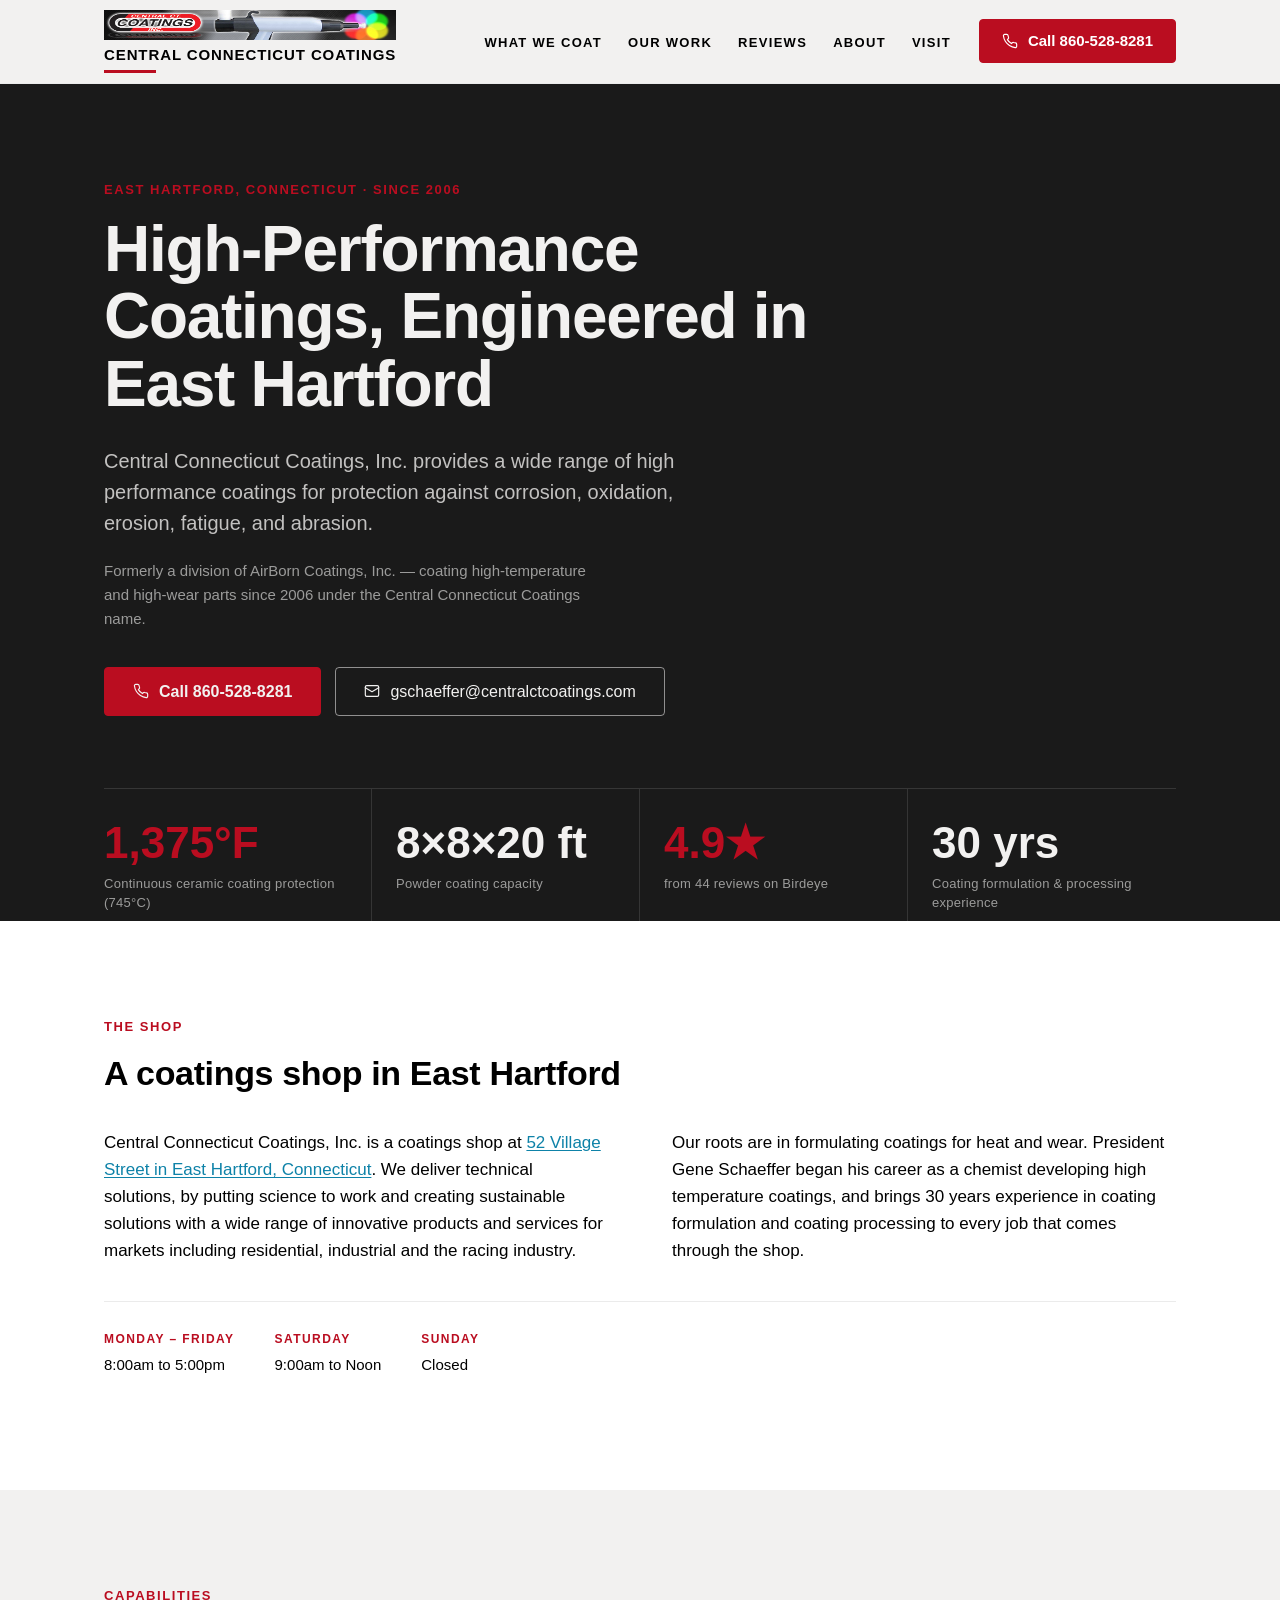
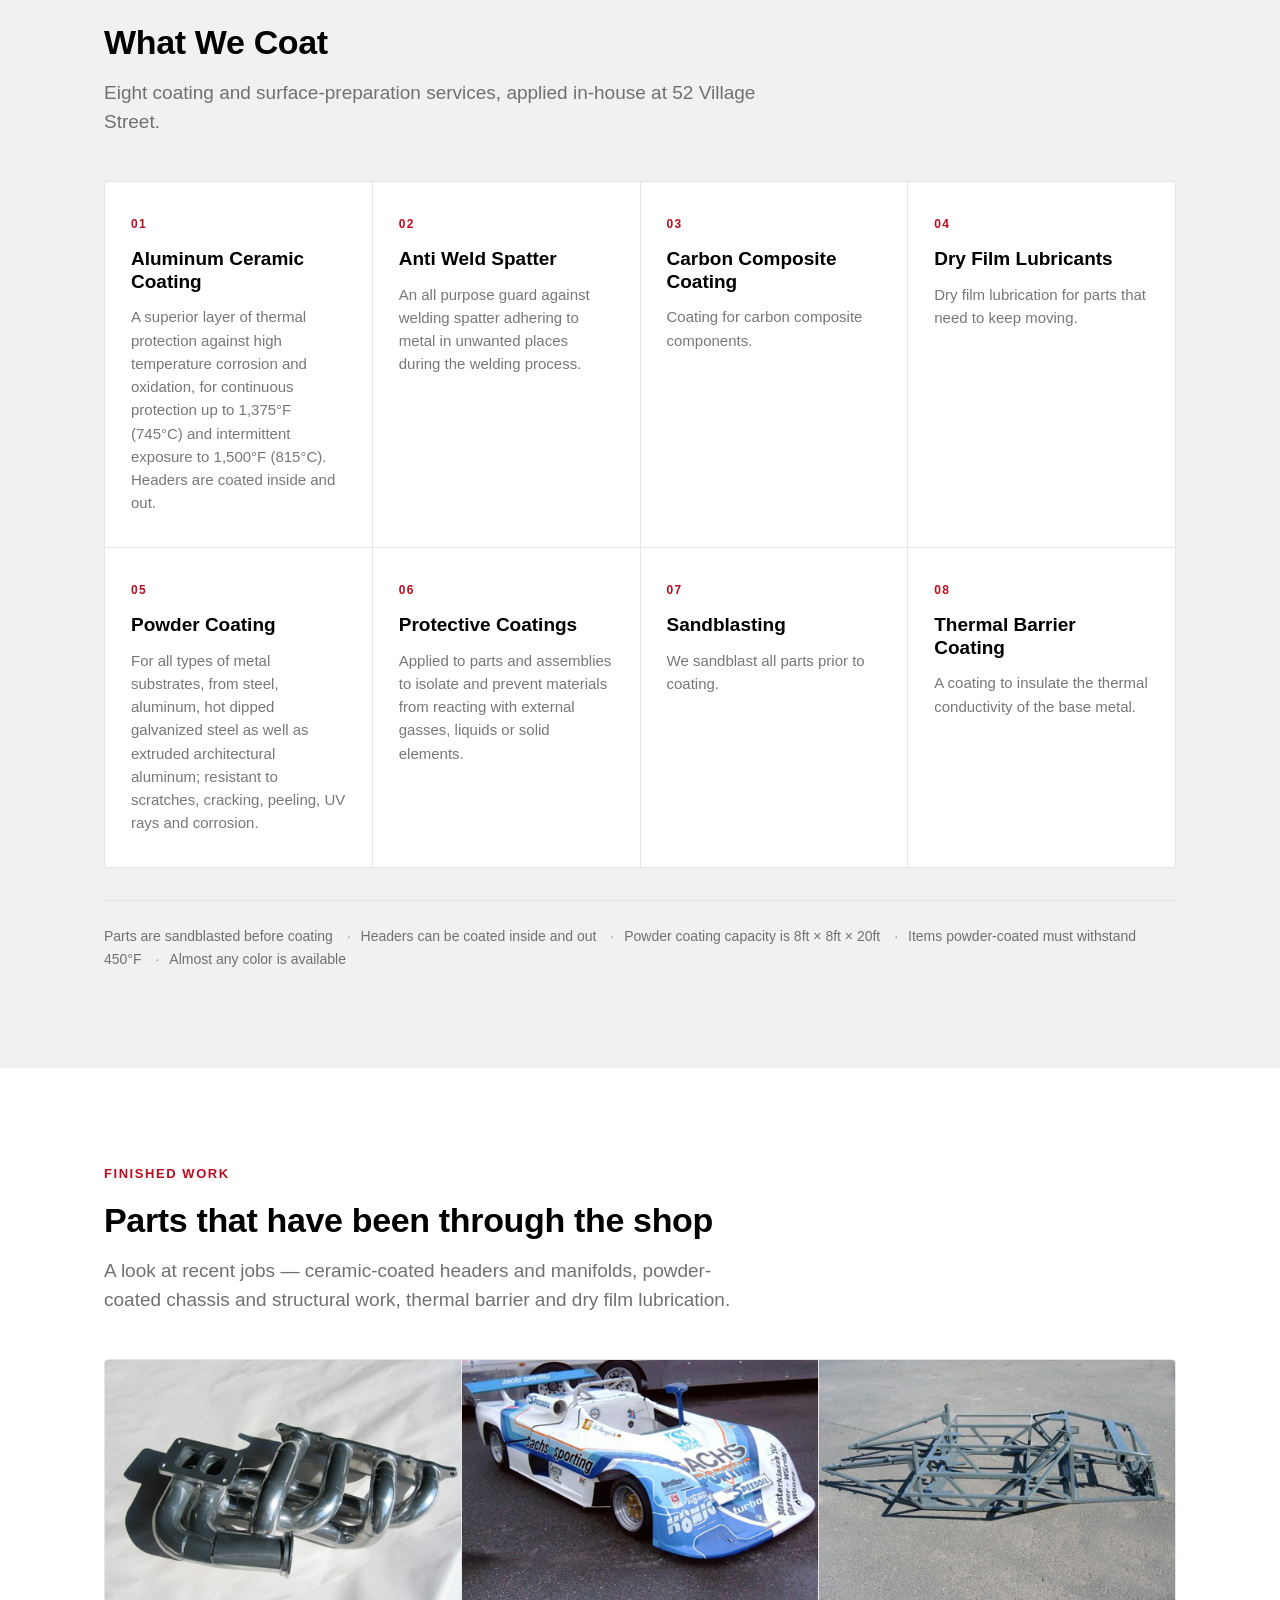
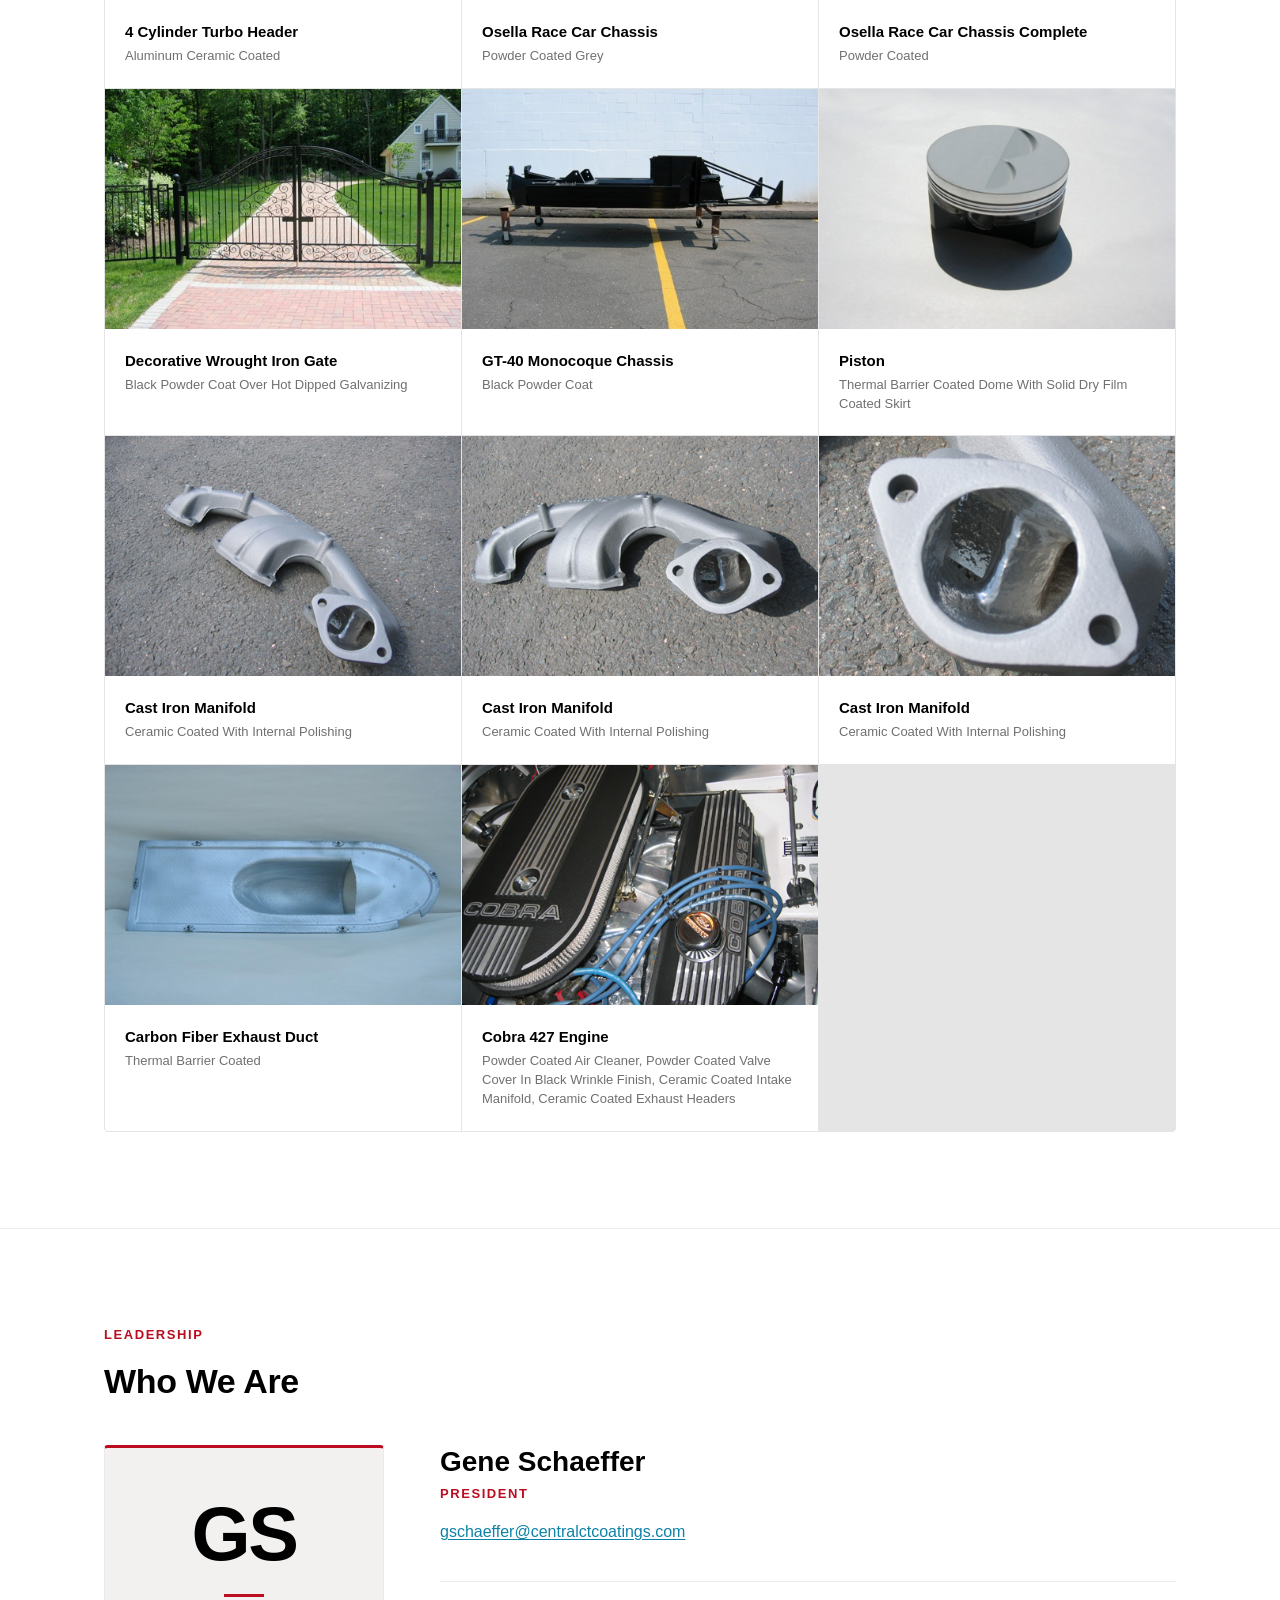
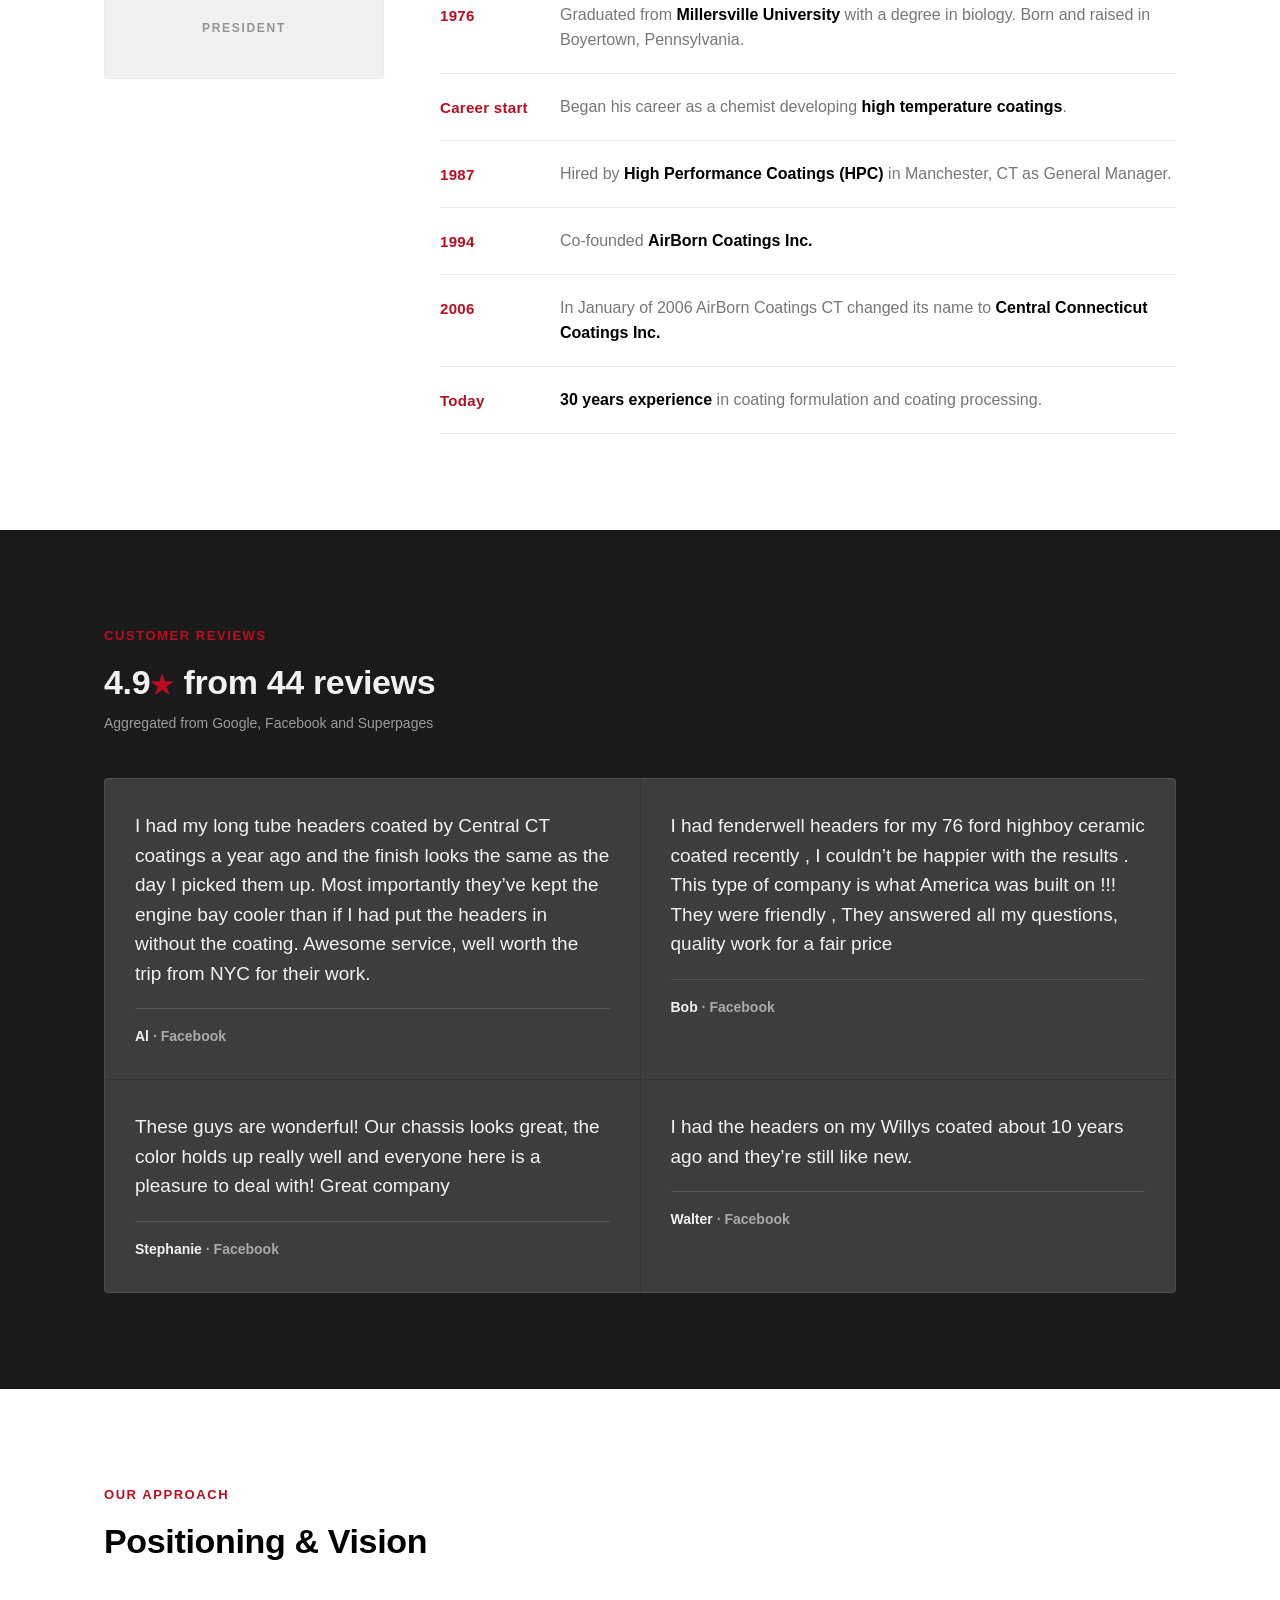
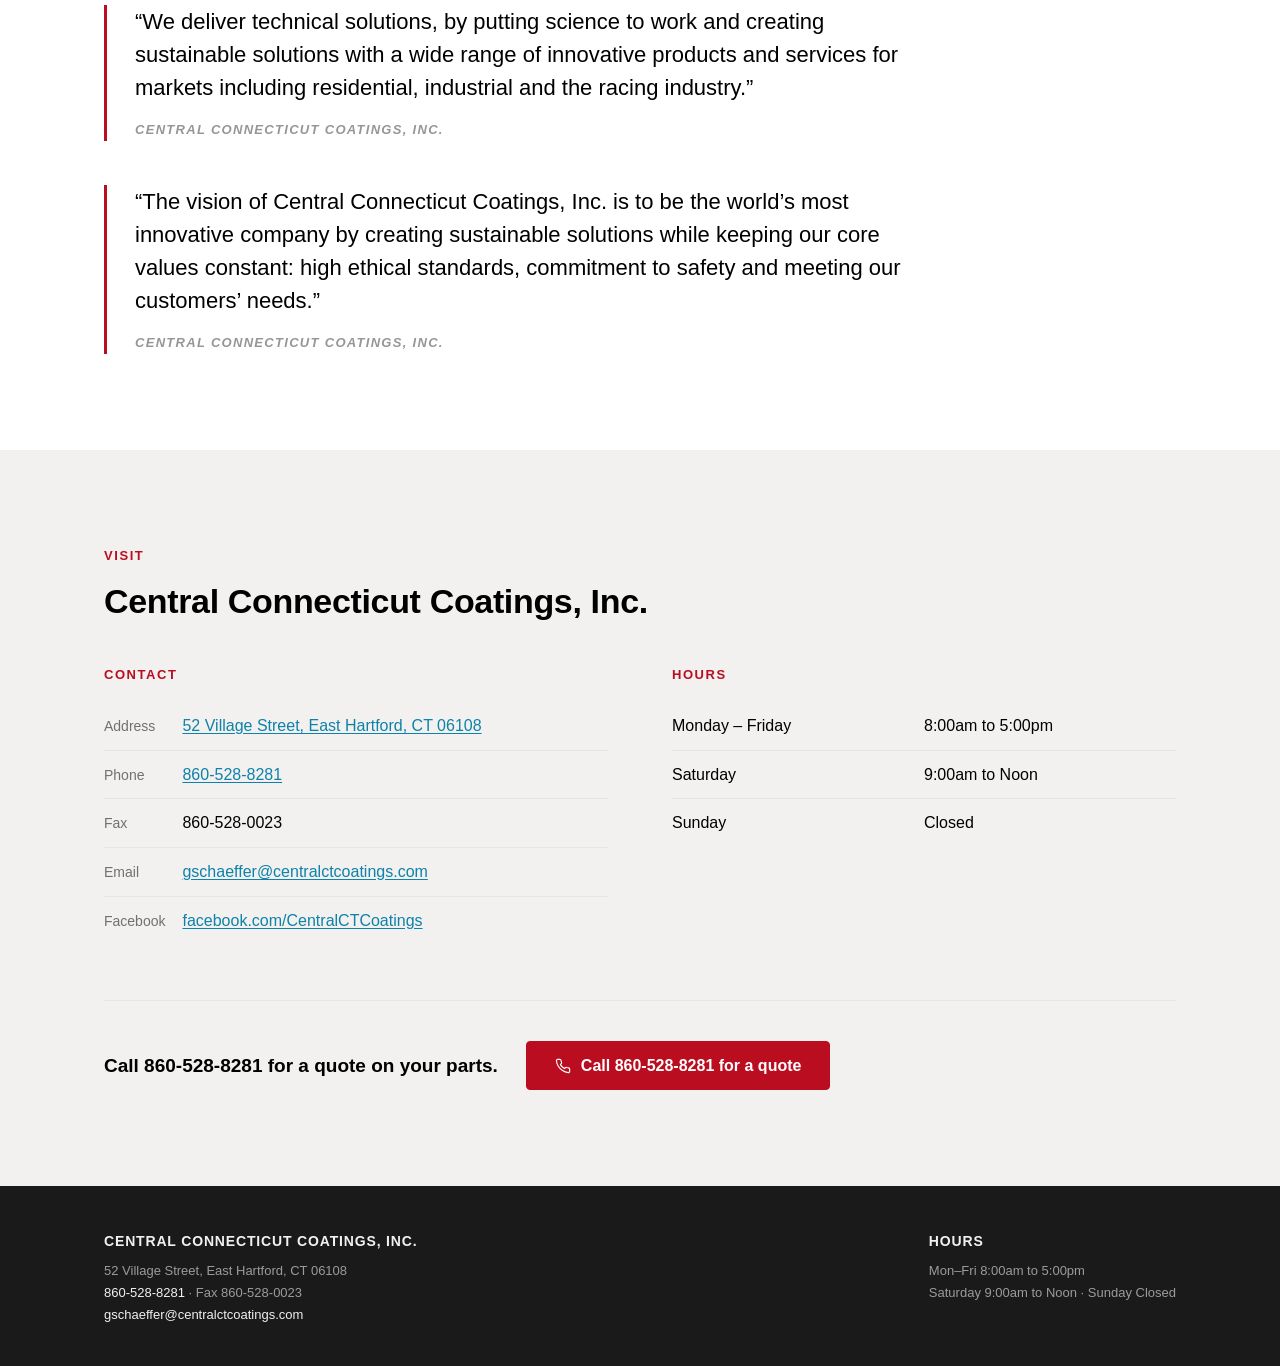
<file: index.html>
<!DOCTYPE html>
<html lang="en">
<head>
<meta charset="utf-8">
<meta name="viewport" content="width=device-width, initial-scale=1">

<title>Central Connecticut Coatings | High-Performance Coatings in East Hartford, CT</title>
<meta name="description" content="Central Connecticut Coatings, Inc. — ceramic coating, powder coating, thermal barrier, dry film lubricants and sandblasting in East Hartford, CT. 30 years of coating formulation. Call 860-528-8281.">
<meta name="author" content="Central Connecticut Coatings, Inc.">
<link rel="canonical" href="index.html">

<!-- Open Graph -->
<meta property="og:type" content="website">
<meta property="og:site_name" content="Central Connecticut Coatings, Inc.">
<meta property="og:title" content="Central Connecticut Coatings | High-Performance Coatings in East Hartford, CT">
<meta property="og:description" content="High-performance coatings for protection against corrosion, oxidation, erosion, fatigue and abrasion. Ceramic coating, powder coating, thermal barrier and more. Call 860-528-8281.">
<meta property="og:url" content="index.html">
<meta property="og:image" content="images/og-image.svg">
<meta property="og:image:alt" content="Central Connecticut Coatings — high-performance coatings, engineered in East Hartford">

<!-- Twitter -->
<meta name="twitter:card" content="summary_large_image">
<meta name="twitter:title" content="Central Connecticut Coatings | High-Performance Coatings in East Hartford, CT">
<meta name="twitter:description" content="Ceramic coating, powder coating, thermal barrier, dry film lubricants and sandblasting. 30 years of coating formulation. Call 860-528-8281.">
<meta name="twitter:image" content="images/og-image.svg">

<meta name="theme-color" content="#1A1A1A">
<link rel="stylesheet" href="styles.css">

<script type="application/ld+json">
{
  "@context": "https://schema.org",
  "@type": "LocalBusiness",
  "name": "Central Connecticut Coatings, Inc.",
  "description": "High-performance coatings for protection against corrosion, oxidation, erosion, fatigue and abrasion, including aluminum ceramic coating, powder coating, thermal barrier coating, dry film lubricants, anti weld spatter, carbon composite coating and protective coatings.",
  "url": "index.html",
  "telephone": "+1-860-528-8281",
  "faxNumber": "+1-860-528-0023",
  "email": "gschaeffer@centralctcoatings.com",
  "address": {
    "@type": "PostalAddress",
    "streetAddress": "52 Village Street",
    "addressLocality": "East Hartford",
    "addressRegion": "CT",
    "postalCode": "06108",
    "addressCountry": "US"
  },
  "openingHoursSpecification": [
    { "@type": "OpeningHoursSpecification", "dayOfWeek": ["Monday","Tuesday","Wednesday","Thursday","Friday"], "opens": "08:00", "closes": "17:00" },
    { "@type": "OpeningHoursSpecification", "dayOfWeek": "Saturday", "opens": "09:00", "closes": "12:00" }
  ],
  "sameAs": ["https://www.facebook.com/CentralCTCoatings"]
}
</script>
</head>

<body>
<a class="skip-link" href="#main">Skip to main content</a>

<!-- ===================== STICKY TOP BAR ===================== -->
<header class="topbar">
  <div class="wrap topbar__inner">
    <a class="wordmark" href="#top">
      <img class="wordmark__logo" src="images/logo.jpg" width="975" height="135" alt="Central Connecticut Coatings, Inc. — wordmark logo with spray-gun graphic">
      <span class="wordmark__name">Central Connecticut Coatings</span>
      <span class="wordmark__rule" aria-hidden="true"></span>
    </a>

    <nav class="topbar__nav" aria-label="Section navigation">
      <ul class="topbar__links">
        <li><a href="#services">What We Coat</a></li>
        <li><a href="#work">Our Work</a></li>
        <li><a href="#reviews">Reviews</a></li>
        <li><a href="#about">About</a></li>
        <li><a href="#visit">Visit</a></li>
      </ul>
      <a class="btn btn--primary" href="tel:+18605288281">
        <svg width="16" height="16" viewBox="0 0 24 24" fill="none" stroke="currentColor" stroke-width="1.75" stroke-linecap="round" stroke-linejoin="round" aria-hidden="true" focusable="false"><path d="M22 16.9v3a2 2 0 0 1-2.2 2 19.8 19.8 0 0 1-8.6-3.1 19.5 19.5 0 0 1-6-6A19.8 19.8 0 0 1 2.1 4.2 2 2 0 0 1 4.1 2h3a2 2 0 0 1 2 1.7c.1 1 .4 1.9.7 2.8a2 2 0 0 1-.5 2.1L8.1 9.9a16 16 0 0 0 6 6l1.3-1.3a2 2 0 0 1 2.1-.4c.9.3 1.8.6 2.8.7a2 2 0 0 1 1.7 2z"/></svg>
        Call 860-528-8281
      </a>
    </nav>
  </div>
</header>

<main id="main">

  <!-- ===================== 1. HERO — DARK BAND ===================== -->
  <section class="band band--dark hero" id="top" aria-labelledby="hero-title">
    <div class="wrap">
      <span class="eyebrow">East Hartford, Connecticut · Since 2006</span>

      <h1 class="hero__h1" id="hero-title">High-Performance Coatings, Engineered in East Hartford</h1>

      <p class="hero__sub">Central Connecticut Coatings, Inc. provides a wide range of high performance coatings for protection against corrosion, oxidation, erosion, fatigue, and abrasion.</p>

      <p class="hero__support">Formerly a division of AirBorn Coatings, Inc. — coating high-temperature and high-wear parts since 2006 under the Central Connecticut Coatings name.</p>

      <div class="hero__actions">
        <a class="btn btn--primary" href="tel:+18605288281">
          <svg width="16" height="16" viewBox="0 0 24 24" fill="none" stroke="currentColor" stroke-width="1.75" stroke-linecap="round" stroke-linejoin="round" aria-hidden="true" focusable="false"><path d="M22 16.9v3a2 2 0 0 1-2.2 2 19.8 19.8 0 0 1-8.6-3.1 19.5 19.5 0 0 1-6-6A19.8 19.8 0 0 1 2.1 4.2 2 2 0 0 1 4.1 2h3a2 2 0 0 1 2 1.7c.1 1 .4 1.9.7 2.8a2 2 0 0 1-.5 2.1L8.1 9.9a16 16 0 0 0 6 6l1.3-1.3a2 2 0 0 1 2.1-.4c.9.3 1.8.6 2.8.7a2 2 0 0 1 1.7 2z"/></svg>
          Call 860-528-8281
        </a>
        <a class="btn btn--ghost" href="mailto:gschaeffer@centralctcoatings.com">
          <svg width="16" height="16" viewBox="0 0 24 24" fill="none" stroke="currentColor" stroke-width="1.75" stroke-linecap="round" stroke-linejoin="round" aria-hidden="true" focusable="false"><rect x="2" y="4" width="20" height="16" rx="2"/><path d="m2 7 10 6 10-6"/></svg>
          gschaeffer@centralctcoatings.com
        </a>
      </div>

      <!-- capability strip -->
      <ul class="stats">
        <li>
          <span class="stats__num num">1,375°F</span>
          <span class="stats__label">Continuous ceramic coating protection (745°C)</span>
        </li>
        <li>
          <span class="stats__num stats__num--light num">8×8×20 ft</span>
          <span class="stats__label">Powder coating capacity</span>
        </li>
        <li>
          <span class="stats__num num">4.9★</span>
          <span class="stats__label">from 44 reviews on Birdeye</span>
        </li>
        <li>
          <span class="stats__num stats__num--light num">30 yrs</span>
          <span class="stats__label">Coating formulation &amp; processing experience</span>
        </li>
      </ul>
    </div>
  </section>

  <!-- ===================== 2. INTRO — WHITE ===================== -->
  <section class="band band--white" id="intro" aria-labelledby="intro-title">
    <div class="wrap">
      <span class="eyebrow">The Shop</span>
      <h2 class="h2" id="intro-title">A coatings shop in East Hartford</h2>

      <div class="intro__grid" style="margin-top:36px;">
        <div>
          <p>Central Connecticut Coatings, Inc. is a coatings shop at <a href="https://www.google.com/maps/search/?api=1&amp;query=52+Village+Street%2C+East+Hartford%2C+CT+06108">52 Village Street in East Hartford, Connecticut</a>. We deliver technical solutions, by putting science to work and creating sustainable solutions with a wide range of innovative products and services for markets including residential, industrial and the racing industry.</p>
        </div>
        <div>
          <p>Our roots are in formulating coatings for heat and wear. President Gene Schaeffer began his career as a chemist developing high temperature coatings, and brings 30 years experience in coating formulation and coating processing to every job that comes through the shop.</p>
        </div>
      </div>

      <dl class="hours-inline">
        <div>
          <dt>Monday – Friday</dt>
          <dd>8:00am to 5:00pm</dd>
        </div>
        <div>
          <dt>Saturday</dt>
          <dd>9:00am to Noon</dd>
        </div>
        <div>
          <dt>Sunday</dt>
          <dd>Closed</dd>
        </div>
      </dl>
    </div>
  </section>

  <!-- ===================== 3. WHAT WE COAT — SHELL GREY ===================== -->
  <section class="band band--shell" id="services" aria-labelledby="services-title">
    <div class="wrap">
      <span class="eyebrow">Capabilities</span>
      <h2 class="h2" id="services-title">What We Coat</h2>
      <p class="lead" style="margin-top:16px;">Eight coating and surface-preparation services, applied in-house at 52 Village Street.</p>

      <ul class="services">
        <li class="service">
          <span class="service__index num">01</span>
          <h3 class="service__name">Aluminum Ceramic Coating</h3>
          <p class="service__desc">A superior layer of thermal protection against high temperature corrosion and oxidation, for continuous protection up to 1,375°F (745°C) and intermittent exposure to 1,500°F (815°C). Headers are coated inside and out.</p>
        </li>
        <li class="service">
          <span class="service__index num">02</span>
          <h3 class="service__name">Anti Weld Spatter</h3>
          <p class="service__desc">An all purpose guard against welding spatter adhering to metal in unwanted places during the welding process.</p>
        </li>
        <li class="service">
          <span class="service__index num">03</span>
          <h3 class="service__name">Carbon Composite Coating</h3>
          <p class="service__desc">Coating for carbon composite components.</p>
        </li>
        <li class="service">
          <span class="service__index num">04</span>
          <h3 class="service__name">Dry Film Lubricants</h3>
          <p class="service__desc">Dry film lubrication for parts that need to keep moving.</p>
        </li>
        <li class="service">
          <span class="service__index num">05</span>
          <h3 class="service__name">Powder Coating</h3>
          <p class="service__desc">For all types of metal substrates, from steel, aluminum, hot dipped galvanized steel as well as extruded architectural aluminum; resistant to scratches, cracking, peeling, UV rays and corrosion.</p>
        </li>
        <li class="service">
          <span class="service__index num">06</span>
          <h3 class="service__name">Protective Coatings</h3>
          <p class="service__desc">Applied to parts and assemblies to isolate and prevent materials from reacting with external gasses, liquids or solid elements.</p>
        </li>
        <li class="service">
          <span class="service__index num">07</span>
          <h3 class="service__name">Sandblasting</h3>
          <p class="service__desc">We sandblast all parts prior to coating.</p>
        </li>
        <li class="service">
          <span class="service__index num">08</span>
          <h3 class="service__name">Thermal Barrier Coating</h3>
          <p class="service__desc">A coating to insulate the thermal conductivity of the base metal.</p>
        </li>
      </ul>

      <ul class="footnote">
        <li>Parts are sandblasted before coating</li>
        <li>Headers can be coated inside and out</li>
        <li>Powder coating capacity is 8ft × 8ft × 20ft</li>
        <li>Items powder-coated must withstand 450°F</li>
        <li>Almost any color is available</li>
      </ul>
    </div>
  </section>

  <!-- ===================== 4. FINISHED WORK — WHITE ===================== -->
  <section class="band band--white" id="work" aria-labelledby="work-title">
    <div class="wrap">
      <span class="eyebrow">Finished Work</span>
      <h2 class="h2" id="work-title">Parts that have been through the shop</h2>
      <p class="lead" style="margin-top:16px;">A look at recent jobs — ceramic-coated headers and manifolds, powder-coated chassis and structural work, thermal barrier and dry film lubrication.</p>

      <ul class="gallery" style="margin-top:44px;">
        <li class="gallery__item">
          <figure>
            <img src="images/photo-01.jpg" alt="4 Cylinder Turbo Header — aluminum ceramic coated shiny metallic turbo exhaust manifold" loading="lazy" decoding="async">
            <figcaption>4 Cylinder Turbo Header <span>Aluminum Ceramic Coated</span></figcaption>
          </figure>
        </li>
        <li class="gallery__item">
          <figure>
            <img src="images/photo-02.jpg" alt="Osella race car chassis, powder coated grey" loading="lazy" decoding="async">
            <figcaption>Osella Race Car Chassis <span>Powder Coated Grey</span></figcaption>
          </figure>
        </li>
        <li class="gallery__item">
          <figure>
            <img src="images/photo-03.jpg" alt="Osella race car chassis complete, powder coated" loading="lazy" decoding="async">
            <figcaption>Osella Race Car Chassis Complete <span>Powder Coated</span></figcaption>
          </figure>
        </li>
        <li class="gallery__item">
          <figure>
            <img src="images/photo-04.jpg" alt="Decorative wrought iron gate, black powder coat over hot dipped galvanizing" loading="lazy" decoding="async">
            <figcaption>Decorative Wrought Iron Gate <span>Black Powder Coat Over Hot Dipped Galvanizing</span></figcaption>
          </figure>
        </li>
        <li class="gallery__item">
          <figure>
            <img src="images/photo-05.jpg" alt="GT-40 monocoque chassis, black powder coat" loading="lazy" decoding="async">
            <figcaption>GT-40 Monocoque Chassis <span>Black Powder Coat</span></figcaption>
          </figure>
        </li>
        <li class="gallery__item">
          <figure>
            <img src="images/photo-06.jpg" alt="Piston, thermal barrier coated dome with solid dry film coated skirt" loading="lazy" decoding="async">
            <figcaption>Piston <span>Thermal Barrier Coated Dome With Solid Dry Film Coated Skirt</span></figcaption>
          </figure>
        </li>
        <li class="gallery__item">
          <figure>
            <img src="images/photo-07.jpg" alt="Cast iron manifold, ceramic coated with internal polishing" loading="lazy" decoding="async">
            <figcaption>Cast Iron Manifold <span>Ceramic Coated With Internal Polishing</span></figcaption>
          </figure>
        </li>
        <li class="gallery__item">
          <figure>
            <img src="images/photo-08.jpg" alt="Cast iron manifold, ceramic coated with internal polishing" loading="lazy" decoding="async">
            <figcaption>Cast Iron Manifold <span>Ceramic Coated With Internal Polishing</span></figcaption>
          </figure>
        </li>
        <li class="gallery__item">
          <figure>
            <img src="images/photo-09.jpg" alt="Cast iron manifold close-up, ceramic coated with internal polishing" loading="lazy" decoding="async">
            <figcaption>Cast Iron Manifold <span>Ceramic Coated With Internal Polishing</span></figcaption>
          </figure>
        </li>
        <li class="gallery__item">
          <figure>
            <img src="images/photo-10.jpg" alt="Carbon fiber exhaust duct, thermal barrier coated" loading="lazy" decoding="async">
            <figcaption>Carbon Fiber Exhaust Duct <span>Thermal Barrier Coated</span></figcaption>
          </figure>
        </li>
        <li class="gallery__item">
          <figure>
            <img src="images/photo-11.jpg" alt="Cobra 427 engine with powder coated air cleaner, black wrinkle finish powder coated valve cover, ceramic coated intake manifold and ceramic coated exhaust headers" loading="lazy" decoding="async">
            <figcaption>Cobra 427 Engine <span>Powder Coated Air Cleaner, Powder Coated Valve Cover In Black Wrinkle Finish, Ceramic Coated Intake Manifold, Ceramic Coated Exhaust Headers</span></figcaption>
          </figure>
        </li>
      </ul>
    </div>
  </section>

  <!-- ===================== 5. WHO WE ARE — WHITE ===================== -->
  <section class="band band--white" id="about" aria-labelledby="about-title">
    <div class="wrap">
      <span class="eyebrow">Leadership</span>
      <h2 class="h2" id="about-title">Who We Are</h2>

      <div class="about__grid" style="margin-top:44px;">
        <div class="monogram" aria-hidden="true">
          <span class="monogram__mark">GS</span>
          <span class="monogram__rule"></span>
          <span class="monogram__role">President</span>
        </div>

        <div>
          <p class="about__name">Gene Schaeffer</p>
          <p class="about__role">President</p>
          <p class="about__contact"><a href="mailto:gschaeffer@centralctcoatings.com">gschaeffer@centralctcoatings.com</a></p>

          <ul class="timeline">
            <li>
              <span class="timeline__year num">1976</span>
              <span class="timeline__text">Graduated from <strong>Millersville University</strong> with a degree in biology. Born and raised in Boyertown, Pennsylvania.</span>
            </li>
            <li>
              <span class="timeline__year">Career start</span>
              <span class="timeline__text">Began his career as a chemist developing <strong>high temperature coatings</strong>.</span>
            </li>
            <li>
              <span class="timeline__year num">1987</span>
              <span class="timeline__text">Hired by <strong>High Performance Coatings (HPC)</strong> in Manchester, CT as General Manager.</span>
            </li>
            <li>
              <span class="timeline__year num">1994</span>
              <span class="timeline__text">Co-founded <strong>AirBorn Coatings Inc.</strong></span>
            </li>
            <li>
              <span class="timeline__year num">2006</span>
              <span class="timeline__text">In January of 2006 AirBorn Coatings CT changed its name to <strong>Central Connecticut Coatings Inc.</strong></span>
            </li>
            <li>
              <span class="timeline__year num">Today</span>
              <span class="timeline__text"><strong>30 years experience</strong> in coating formulation and coating processing.</span>
            </li>
          </ul>
        </div>
      </div>
    </div>
  </section>

  <!-- ===================== 5. REVIEWS — DARK BAND ===================== -->
  <section class="band band--dark" id="reviews" aria-labelledby="reviews-title">
    <div class="wrap">
      <span class="eyebrow">Customer Reviews</span>
      <div class="reviews__head">
        <h2 class="h2" id="reviews-title">4.9<span class="reviews__stars" aria-hidden="true">★</span> from 44 reviews</h2>
      </div>
      <p class="reviews__platforms">Aggregated from Google, Facebook and Superpages</p>

      <ul class="quotes">
        <li class="quote">
          <figure>
            <blockquote>
              <p>I had my long tube headers coated by Central CT coatings a year ago and the finish looks the same as the day I picked them up. Most importantly they&rsquo;ve kept the engine bay cooler than if I had put the headers in without the coating. Awesome service, well worth the trip from NYC for their work.</p>
            </blockquote>
            <figcaption><cite>Al</cite> <span aria-hidden="true">·</span> Facebook</figcaption>
          </figure>
        </li>
        <li class="quote">
          <figure>
            <blockquote>
              <p>I had fenderwell headers for my 76 ford highboy ceramic coated recently , I couldn&rsquo;t be happier with the results . This type of company is what America was built on !!! They were friendly , They answered all my questions, quality work for a fair price</p>
            </blockquote>
            <figcaption><cite>Bob</cite> <span aria-hidden="true">·</span> Facebook</figcaption>
          </figure>
        </li>
        <li class="quote">
          <figure>
            <blockquote>
              <p>These guys are wonderful! Our chassis looks great, the color holds up really well and everyone here is a pleasure to deal with! Great company</p>
            </blockquote>
            <figcaption><cite>Stephanie</cite> <span aria-hidden="true">·</span> Facebook</figcaption>
          </figure>
        </li>
        <li class="quote">
          <figure>
            <blockquote>
              <p>I had the headers on my Willys coated about 10 years ago and they&rsquo;re still like new.</p>
            </blockquote>
            <figcaption><cite>Walter</cite> <span aria-hidden="true">·</span> Facebook</figcaption>
          </figure>
        </li>
      </ul>
    </div>
  </section>

  <!-- ===================== 6. POSITIONING & VISION — WHITE ===================== -->
  <section class="band band--white" id="vision" aria-labelledby="vision-title">
    <div class="wrap">
      <span class="eyebrow">Our Approach</span>
      <h2 class="h2" id="vision-title">Positioning &amp; Vision</h2>

      <div style="margin-top:44px;">
        <div class="vision__item">
          <blockquote class="vision__quote">&ldquo;We deliver technical solutions, by putting science to work and creating sustainable solutions with a wide range of innovative products and services for markets including residential, industrial and the racing industry.&rdquo;</blockquote>
          <cite class="vision__attribution">Central Connecticut Coatings, Inc.</cite>
        </div>

        <div class="vision__item">
          <blockquote class="vision__quote">&ldquo;The vision of Central Connecticut Coatings, Inc. is to be the world&rsquo;s most innovative company by creating sustainable solutions while keeping our core values constant: high ethical standards, commitment to safety and meeting our customers&rsquo; needs.&rdquo;</blockquote>
          <cite class="vision__attribution">Central Connecticut Coatings, Inc.</cite>
        </div>
      </div>
    </div>
  </section>

  <!-- ===================== 7. VISIT / CONTACT — SHELL GREY ===================== -->
  <section class="band band--shell" id="visit" aria-labelledby="visit-title">
    <div class="wrap">
      <span class="eyebrow">Visit</span>
      <h2 class="h2" id="visit-title">Central Connecticut Coatings, Inc.</h2>

      <div class="contact__grid" style="margin-top:44px;">
        <div class="contact__block">
          <h3>Contact</h3>
          <ul class="contact__list">
            <li>
              <span class="label">Address</span>
              <a href="https://www.google.com/maps/search/?api=1&amp;query=52+Village+Street%2C+East+Hartford%2C+CT+06108">52 Village Street, East Hartford, CT 06108</a>
            </li>
            <li>
              <span class="label">Phone</span>
              <a href="tel:+18605288281">860-528-8281</a>
            </li>
            <li>
              <span class="label">Fax</span>
              <span class="num">860-528-0023</span>
            </li>
            <li>
              <span class="label">Email</span>
              <a href="mailto:gschaeffer@centralctcoatings.com">gschaeffer@centralctcoatings.com</a>
            </li>
            <li>
              <span class="label">Facebook</span>
              <a href="https://www.facebook.com/CentralCTCoatings" rel="noopener">facebook.com/CentralCTCoatings</a>
            </li>
          </ul>
        </div>

        <div class="contact__block">
          <h3>Hours</h3>
          <table class="hours-table">
            <caption class="visually-hidden" style="position:absolute;left:-9999px;">Opening hours</caption>
            <tbody>
              <tr>
                <th scope="row" class="day">Monday – Friday</th>
                <td class="num">8:00am to 5:00pm</td>
              </tr>
              <tr>
                <th scope="row" class="day">Saturday</th>
                <td class="num">9:00am to Noon</td>
              </tr>
              <tr>
                <th scope="row" class="day">Sunday</th>
                <td>Closed</td>
              </tr>
            </tbody>
          </table>
        </div>
      </div>

      <div class="contact__cta">
        <p>Call 860-528-8281 for a quote on your parts.</p>
        <a class="btn btn--primary" href="tel:+18605288281">
          <svg width="16" height="16" viewBox="0 0 24 24" fill="none" stroke="currentColor" stroke-width="1.75" stroke-linecap="round" stroke-linejoin="round" aria-hidden="true" focusable="false"><path d="M22 16.9v3a2 2 0 0 1-2.2 2 19.8 19.8 0 0 1-8.6-3.1 19.5 19.5 0 0 1-6-6A19.8 19.8 0 0 1 2.1 4.2 2 2 0 0 1 4.1 2h3a2 2 0 0 1 2 1.7c.1 1 .4 1.9.7 2.8a2 2 0 0 1-.5 2.1L8.1 9.9a16 16 0 0 0 6 6l1.3-1.3a2 2 0 0 1 2.1-.4c.9.3 1.8.6 2.8.7a2 2 0 0 1 1.7 2z"/></svg>
          Call 860-528-8281 for a quote
        </a>
      </div>
    </div>
  </section>

</main>

<!-- ===================== FOOTER ===================== -->
<footer class="footer">
  <div class="wrap footer__inner">
    <div>
      <strong>Central Connecticut Coatings, Inc.</strong>
      52 Village Street, East Hartford, CT 06108<br>
      <a href="tel:+18605288281">860-528-8281</a> · Fax <span class="num">860-528-0023</span><br>
      <a href="mailto:gschaeffer@centralctcoatings.com">gschaeffer@centralctcoatings.com</a>
    </div>
    <div>
      <strong>Hours</strong>
      Mon–Fri 8:00am to 5:00pm<br>
      Saturday 9:00am to Noon · Sunday Closed
    </div>
  </div>
</footer>

<!-- ===================== MOBILE CALL BAR ===================== -->
<div class="callbar">
  <a class="btn btn--primary" href="tel:+18605288281">
    <svg width="16" height="16" viewBox="0 0 24 24" fill="none" stroke="currentColor" stroke-width="1.75" stroke-linecap="round" stroke-linejoin="round" aria-hidden="true" focusable="false"><path d="M22 16.9v3a2 2 0 0 1-2.2 2 19.8 19.8 0 0 1-8.6-3.1 19.5 19.5 0 0 1-6-6A19.8 19.8 0 0 1 2.1 4.2 2 2 0 0 1 4.1 2h3a2 2 0 0 1 2 1.7c.1 1 .4 1.9.7 2.8a2 2 0 0 1-.5 2.1L8.1 9.9a16 16 0 0 0 6 6l1.3-1.3a2 2 0 0 1 2.1-.4c.9.3 1.8.6 2.8.7a2 2 0 0 1 1.7 2z"/></svg>
    Call 860-528-8281
  </a>
</div>

<script>
(function () {
  if (!('IntersectionObserver' in window)) return;
  var reduced = window.matchMedia('(prefers-reduced-motion: reduce)').matches;
  if (reduced) return;
  var sections = document.querySelectorAll('main > section');
  if (!sections.length) return;
  var io = new IntersectionObserver(function (entries) {
    entries.forEach(function (e) {
      if (e.isIntersecting) {
        e.target.classList.add('is-visible');
        io.unobserve(e.target);
      }
    });
  }, { rootMargin: '0px 0px -10% 0px', threshold: 0.05 });
  sections.forEach(function (s) {
    s.classList.add('reveal');
    io.observe(s);
  });
})();
</script>
</body>
</html>
</file>
<file: styles.css>
/* =========================================================================
   Central Connecticut Coatings, Inc. — One-page teaser
   Styles: design/design-plan.md  ·  Palette: design/color-palette.md
   Flat, hairline-divided, 4px radius max, no shadows, two dark bands.
   ========================================================================= */

:root{
  /* brand */
  --ccc-red:        #BA0D20;
  --ccc-red-dark:   #660E15;
  --ccc-blue:       #0E82A8; /* darkened for AA on white; #20A4D0 kept as --ccc-blue-bright */

  /* shell */
  --ccc-shell:      #F2F1F0;
  --ccc-surface:    #FFFFFF;
  --ccc-page:       #FEFEFE;
  --ccc-hairline:   #EBEBEB;
  --ccc-hairline-2: #E5E5E5;

  /* ink */
  --ccc-ink:        #000000;
  --ccc-body:       #787773;
  --ccc-muted:      #707070;
  --ccc-meta:       #969696;
  --ccc-faint:      #CDCDCD;

  /* dark band */
  --ccc-dark:       #1A1A1A;
  --ccc-on-dark:    #F2F1F0;
  --ccc-on-dark-hairline: rgba(255,255,255,.12);
  --ccc-on-dark-body:     rgba(242,241,240,.78);
  --ccc-on-dark-meta:     rgba(242,241,240,.60);

  --ccc-max:        1120px;
  --ccc-pad:        24px;
  --ccc-section-y:  96px;
  --ccc-radius:     4px;
}

/* ---------------------------------------------------------------- reset */
*,*::before,*::after{ box-sizing:border-box; }

html{ -webkit-text-size-adjust:100%; }

body{
  margin:0;
  background:var(--ccc-page);
  color:var(--ccc-body);
  font-family:'Helvetica Neue', Helvetica, Arial, sans-serif;
  font-size:17px;
  line-height:1.6;
  font-weight:400;
}

img{ max-width:100%; height:auto; display:block; }

h1,h2,h3,h4,p,ul,ol,figure,blockquote{ margin:0; }
ul,ol{ padding:0; list-style:none; }

a{ color:var(--ccc-blue); text-decoration:underline; text-underline-offset:2px; }
a:hover{ color:var(--ccc-red-dark); }

.num{ font-variant-numeric:tabular-nums; }

/* ------------------------------------------------------------- utilities */
.wrap{
  width:100%;
  max-width:var(--ccc-max);
  margin:0 auto;
  padding:0 var(--ccc-pad);
}

.band{ padding:var(--ccc-section-y) 0; }
.band--white{ background:var(--ccc-surface); }
.band--shell{ background:var(--ccc-shell); }
/* two white bands meet after the gallery is inserted — keep a hairline divide */
.band--white + .band--white{ border-top:1px solid var(--ccc-hairline); }
.band--dark{
  background:var(--ccc-dark);
  color:var(--ccc-on-dark);
}

.band--dark a{ color:var(--ccc-on-dark); }
.band--dark a:hover{ color:#fff; }

.eyebrow{
  display:block;
  font-size:13px;
  font-weight:700;
  letter-spacing:.12em;
  text-transform:uppercase;
  color:var(--ccc-red);
  margin-bottom:16px;
}

.h2{
  font-size:34px;
  line-height:1.15;
  font-weight:700;
  letter-spacing:-.01em;
  color:var(--ccc-ink);
}
.band--dark .h2{ color:var(--ccc-on-dark); }

.lead{
  font-size:19px;
  line-height:1.55;
  color:var(--ccc-muted);
  max-width:62ch;
}
.band--dark .lead{ color:var(--ccc-on-dark-body); }

.skip-link{
  position:absolute;
  left:-9999px;
  top:0;
  background:var(--ccc-red);
  color:#fff;
  padding:12px 20px;
  font-weight:700;
  z-index:100;
}
.skip-link:focus{ left:0; color:#fff; }

/* --------------------------------------------------------------- buttons */
.btn{
  display:inline-flex;
  align-items:center;
  justify-content:center;
  gap:10px;
  min-height:48px;
  padding:14px 28px;
  border-radius:var(--ccc-radius);
  font-size:16px;
  font-weight:700;
  line-height:1.2;
  text-decoration:none;
  border:1.5px solid transparent;
  transition:background-color .12s ease, color .12s ease, border-color .12s ease;
  cursor:pointer;
}
.btn svg{ flex:none; }

.btn--primary{ background:var(--ccc-red); color:#fff; border-color:var(--ccc-red); }
.btn--primary:hover,.btn--primary:focus{ background:var(--ccc-red-dark); border-color:var(--ccc-red-dark); color:#fff; }

.btn--ghost{
  background:transparent;
  color:var(--ccc-on-dark);
  border-color:rgba(242,241,240,.55);
  font-weight:400;
}
.btn--ghost:hover,.btn--ghost:focus{ border-color:var(--ccc-on-dark); color:#fff; background:transparent; }

.btn--outline{
  background:transparent;
  color:var(--ccc-ink);
  border-color:var(--ccc-ink);
  font-weight:400;
}
.btn--outline:hover,.btn--outline:focus{ background:var(--ccc-ink); color:#fff; }

/* focus */
a:focus-visible,button:focus-visible{
  outline:2px solid var(--ccc-red);
  outline-offset:2px;
}
.band--dark a:focus-visible,
.topbar a:focus-visible,
.btn--primary:focus-visible{
  outline:2px solid var(--ccc-on-dark);
  outline-offset:2px;
  box-shadow:0 0 0 1px #fff;
}

/* ------------------------------------------------------------------ top bar */
.topbar{
  position:sticky;
  top:0;
  z-index:50;
  background:var(--ccc-shell);
  border-bottom:1px solid var(--ccc-hairline);
}
.topbar__inner{
  display:flex;
  align-items:center;
  justify-content:space-between;
  gap:24px;
  min-height:64px;
  padding-top:10px;
  padding-bottom:10px;
}
.wordmark{
  display:inline-flex;
  flex-direction:column;
  text-decoration:none;
  color:var(--ccc-ink);
  line-height:1.1;
}
.wordmark__logo{
  display:block;
  width:auto;
  height:30px;
  max-width:100%;
  margin-bottom:7px;
}
.wordmark__name{
  display:block;
  font-size:15px;
  font-weight:700;
  letter-spacing:.06em;
  text-transform:uppercase;
}
.wordmark__rule{
  display:block;
  width:52px;
  height:3px;
  background:var(--ccc-red);
  margin-top:6px;
}
.wordmark:hover .wordmark__name{ color:var(--ccc-ink); }

.topbar__nav{ display:flex; align-items:center; gap:28px; }
.topbar__links{ display:flex; gap:26px; }
.topbar__links a{
  color:var(--ccc-ink);
  font-size:13px;
  font-weight:700;
  letter-spacing:.1em;
  text-transform:uppercase;
  text-decoration:none;
}
.topbar__links a:hover{ color:var(--ccc-red); }

.topbar .btn{ min-height:44px; padding:11px 22px; font-size:15px; }

/* -------------------------------------------------------------------- hero */
.hero{ padding:96px 0 0; }
.hero__h1{
  font-size:64px;
  line-height:1.05;
  font-weight:700;
  letter-spacing:-.02em;
  color:var(--ccc-on-dark);
  max-width:20ch;
  margin-bottom:28px;
}
.hero__sub{
  font-size:20px;
  line-height:1.55;
  color:var(--ccc-on-dark-body);
  max-width:58ch;
  margin-bottom:20px;
}
.hero__support{
  font-size:15px;
  line-height:1.6;
  color:var(--ccc-on-dark-meta);
  max-width:60ch;
  margin-bottom:36px;
}
.hero__actions{
  display:flex;
  flex-wrap:wrap;
  gap:14px;
  align-items:center;
}
.hero__actions .btn{ font-size:16px; }

/* stats strip */
.stats{
  margin-top:72px;
  padding:0;
  border-top:1px solid var(--ccc-on-dark-hairline);
  display:grid;
  grid-template-columns:repeat(4,1fr);
}
.stats li{
  padding:32px 24px 8px 0;
  border-right:1px solid var(--ccc-on-dark-hairline);
  padding-left:24px;
}
.stats li:first-child{ padding-left:0; }
.stats li:last-child{ border-right:0; }
.stats__num{
  display:block;
  font-size:44px;
  line-height:1;
  font-weight:700;
  color:var(--ccc-red);
  margin-bottom:10px;
}
.stats__num--light{ color:var(--ccc-on-dark); }
.stats__label{
  display:block;
  font-size:13px;
  line-height:1.45;
  letter-spacing:.02em;
  color:var(--ccc-on-dark-meta);
}

/* ------------------------------------------------------------------- intro */
.intro__grid{
  display:grid;
  grid-template-columns:1fr 1fr;
  gap:48px 64px;
}
.intro__grid p + p{ margin-top:18px; }
.intro__grid p:first-child{ color:var(--ccc-ink); }

.hours-inline{
  display:flex;
  flex-wrap:wrap;
  gap:12px 40px;
  margin-top:36px;
  padding-top:28px;
  border-top:1px solid var(--ccc-hairline);
}
.hours-inline div{ font-size:15px; }
.hours-inline dt{
  font-size:12px;
  font-weight:700;
  letter-spacing:.12em;
  text-transform:uppercase;
  color:var(--ccc-red);
  margin-bottom:4px;
}
.hours-inline dd{ margin:0; color:var(--ccc-ink); }

/* ------------------------------------------------------------- what we coat */
.services{
  margin-top:44px;
  display:grid;
  grid-template-columns:repeat(4,1fr);
  gap:1px;
  background:var(--ccc-hairline-2);
  border:1px solid var(--ccc-hairline-2);
  border-radius:var(--ccc-radius);
  overflow:hidden;
}
.service{
  background:var(--ccc-surface);
  padding:30px 26px 32px;
  border-top:3px solid transparent;
  transition:border-color .12s ease;
}
.service:hover{ border-top-color:var(--ccc-red); }
.service__index{
  display:block;
  font-size:12px;
  font-weight:700;
  letter-spacing:.12em;
  color:var(--ccc-red);
  margin-bottom:14px;
}
.service__name{
  font-size:19px;
  line-height:1.2;
  font-weight:700;
  color:var(--ccc-ink);
  margin-bottom:12px;
}
.service__desc{ font-size:15px; line-height:1.55; }

.footnote{
  margin-top:32px;
  padding-top:24px;
  border-top:1px solid var(--ccc-hairline-2);
  font-size:14px;
  line-height:1.7;
  color:var(--ccc-muted);
}
.footnote li{
  display:inline;
}
.footnote li + li::before{
  content:"·";
  padding:0 10px;
  color:var(--ccc-meta);
}

/* ---------------------------------------------------------------- gallery */
.gallery{
  display:grid;
  grid-template-columns:repeat(3,1fr);
  gap:1px;
  background:var(--ccc-hairline-2);
  border:1px solid var(--ccc-hairline-2);
  border-radius:var(--ccc-radius);
  overflow:hidden;
}
.gallery__item{
  background:var(--ccc-surface);
  padding:0;
}
.gallery__item figure{
  display:flex;
  flex-direction:column;
  height:100%;
}
.gallery__item img{
  width:100%;
  height:240px;
  object-fit:cover;
  background:var(--ccc-shell);
  display:block;
}
.gallery__item figcaption{
  padding:18px 20px 22px;
  font-size:15px;
  line-height:1.4;
  font-weight:700;
  color:var(--ccc-ink);
  border-top:3px solid transparent;
  transition:border-color .12s ease;
}
.gallery__item:hover figcaption{ border-top-color:var(--ccc-red); }
.gallery__item figcaption span{
  display:block;
  margin-top:5px;
  font-size:13px;
  line-height:1.45;
  font-weight:400;
  color:var(--ccc-muted);
}

/* ------------------------------------------------------------------- about */
.about__grid{
  display:grid;
  grid-template-columns:280px 1fr;
  gap:56px;
  align-items:start;
}
.monogram{
  background:var(--ccc-shell);
  border:1px solid var(--ccc-hairline);
  border-top:3px solid var(--ccc-red);
  border-radius:var(--ccc-radius);
  padding:48px 24px 40px;
  text-align:center;
}
.monogram__mark{
  display:block;
  font-size:76px;
  line-height:1;
  font-weight:700;
  letter-spacing:-.03em;
  color:var(--ccc-ink);
}
.monogram__rule{
  display:block;
  width:40px;
  height:3px;
  background:var(--ccc-red);
  margin:22px auto;
}
.monogram__role{
  display:block;
  font-size:12px;
  font-weight:700;
  letter-spacing:.14em;
  text-transform:uppercase;
  color:var(--ccc-meta);
}

.about__name{
  font-size:28px;
  line-height:1.2;
  font-weight:700;
  color:var(--ccc-ink);
  margin-bottom:6px;
}
.about__role{
  font-size:13px;
  font-weight:700;
  letter-spacing:.12em;
  text-transform:uppercase;
  color:var(--ccc-red);
  margin-bottom:14px;
}
.about__contact{
  font-size:16px;
  margin-bottom:36px;
  overflow-wrap:anywhere;
}

.timeline{ border-top:1px solid var(--ccc-hairline); }
.timeline li{
  display:grid;
  grid-template-columns:96px 1fr;
  gap:24px;
  padding:20px 0;
  border-bottom:1px solid var(--ccc-hairline);
}
.timeline__year{
  font-size:15px;
  font-weight:700;
  color:var(--ccc-red);
  letter-spacing:.02em;
  padding-top:2px;
}
.timeline__text{ font-size:16px; color:var(--ccc-body); }
.timeline__text strong{ color:var(--ccc-ink); font-weight:700; }

/* ----------------------------------------------------------------- reviews */
.reviews__head{
  display:flex;
  flex-wrap:wrap;
  align-items:baseline;
  gap:12px 20px;
  margin-bottom:10px;
}
.reviews__score{
  font-size:34px;
  font-weight:700;
  letter-spacing:-.01em;
  color:var(--ccc-on-dark);
}
.reviews__stars{
  color:var(--ccc-red);
  letter-spacing:.04em;
  font-size:26px;
}
.reviews__platforms{
  font-size:14px;
  color:var(--ccc-on-dark-meta);
  margin-bottom:44px;
}

.quotes{
  display:grid;
  grid-template-columns:1fr 1fr;
  gap:1px;
  background:var(--ccc-on-dark-hairline);
  border:1px solid var(--ccc-on-dark-hairline);
  border-radius:var(--ccc-radius);
  overflow:hidden;
}
.quote{
  background:rgba(255,255,255,.04);
  padding:32px 30px;
}
.quote blockquote{
  font-size:19px;
  line-height:1.55;
  color:var(--ccc-on-dark);
}
.quote blockquote p + p{ margin-top:14px; }
.quote figcaption{
  margin-top:20px;
  padding-top:16px;
  border-top:1px solid var(--ccc-on-dark-hairline);
  font-size:14px;
  font-weight:700;
  color:var(--ccc-on-dark-meta);
}
.quote cite{ font-style:normal; color:var(--ccc-on-dark); }

/* ------------------------------------------------------------- vision band */
.vision__item{ padding-left:28px; border-left:3px solid var(--ccc-red); }
.vision__item + .vision__item{ margin-top:44px; }
.vision__quote{
  font-size:22px;
  line-height:1.5;
  font-weight:400;
  color:var(--ccc-ink);
  max-width:64ch;
}
.vision__attribution{
  display:block;
  margin-top:16px;
  font-size:13px;
  font-weight:700;
  letter-spacing:.1em;
  text-transform:uppercase;
  color:var(--ccc-meta);
}

/* ------------------------------------------------------------ visit/contact */
.contact__grid{
  display:grid;
  grid-template-columns:1fr 1fr;
  gap:48px 64px;
  margin-top:8px;
}
.contact__block h3{
  font-size:13px;
  font-weight:700;
  letter-spacing:.12em;
  text-transform:uppercase;
  color:var(--ccc-red);
  margin-bottom:16px;
}
.contact__list li{
  padding:11px 0;
  border-bottom:1px solid var(--ccc-hairline-2);
  font-size:16px;
  color:var(--ccc-ink);
}
.contact__list li:last-child{ border-bottom:0; }
.contact__list .label{
  display:inline-block;
  min-width:74px;
  color:var(--ccc-muted);
  font-size:14px;
}
.contact__list a{ color:var(--ccc-blue); }
.contact__list a:hover{ color:var(--ccc-red-dark); }

.hours-table{ width:100%; border-collapse:collapse; }
.hours-table th,
.hours-table td{
  text-align:left;
  padding:11px 0;
  border-bottom:1px solid var(--ccc-hairline-2);
  font-size:16px;
  font-weight:400;
  color:var(--ccc-ink);
}
.hours-table tr:last-child th,
.hours-table tr:last-child td{ border-bottom:0; }
.hours-table th{ width:50%; color:var(--ccc-muted); }
.hours-table .day{ color:var(--ccc-ink); }

.contact__cta{
  margin-top:56px;
  padding-top:40px;
  border-top:1px solid var(--ccc-hairline-2);
  display:flex;
  flex-wrap:wrap;
  align-items:center;
  gap:16px 28px;
}
.contact__cta p{
  font-size:19px;
  font-weight:700;
  color:var(--ccc-ink);
}

/* ------------------------------------------------------------------ footer */
.footer{
  background:var(--ccc-dark);
  color:var(--ccc-on-dark-meta);
  padding:44px 0 40px;
  font-size:13px;
  line-height:1.7;
}
.footer__inner{
  display:flex;
  flex-wrap:wrap;
  justify-content:space-between;
  gap:16px 40px;
}
.footer strong{
  display:block;
  color:var(--ccc-on-dark);
  font-size:14px;
  letter-spacing:.06em;
  text-transform:uppercase;
  margin-bottom:6px;
}
.footer a{ color:var(--ccc-on-dark); text-decoration:none; }
.footer a:hover{ color:#fff; text-decoration:underline; }

/* ------------------------------------------------------------ mobile call bar */
.callbar{ display:none; }

/* ------------------------------------------------------------- animations */
@media (prefers-reduced-motion: no-preference){
  .reveal{
    opacity:0;
    transform:translateY(12px);
    transition:opacity .15s ease-out, transform .15s ease-out;
  }
  .reveal.is-visible{ opacity:1; transform:none; }
}

/* ------------------------------------------------------------ responsive */
@media (max-width:1024px){
  .hero__h1{ font-size:52px; }
  .services{ grid-template-columns:repeat(3,1fr); }
  .gallery{ grid-template-columns:repeat(2,1fr); }
  .about__grid{ grid-template-columns:1fr; gap:40px; }
  .monogram{ max-width:280px; }
  .band{ padding:72px 0; }
  .hero{ padding-top:72px; }
}

@media (max-width:860px){
  .topbar__nav .topbar__links{ display:none; }
}

@media (max-width:720px){
  :root{ --ccc-section-y:56px; --ccc-pad:20px; }

  body{ font-size:16px; }

  .hero{ padding-top:56px; }
  .hero__h1{ font-size:36px; letter-spacing:-.015em; }
  .hero__sub{ font-size:17px; }
  .hero__actions{ flex-direction:column; align-items:stretch; }
  .hero__actions .btn{ width:100%; }

  .stats{
    grid-template-columns:1fr 1fr;
    margin-top:48px;
  }
  .stats li{
    padding:24px 20px 20px;
    border-bottom:1px solid var(--ccc-on-dark-hairline);
  }
  .stats li:first-child{ padding-left:20px; }
  .stats li:nth-child(2n){ border-right:0; }
  .stats li:nth-child(3),
  .stats li:nth-child(4){ border-bottom:0; }
  .stats__num{ font-size:30px; }

  .h2{ font-size:26px; }
  .lead{ font-size:17px; }

  .intro__grid,
  .contact__grid{ grid-template-columns:1fr; gap:32px; }

  .services{ grid-template-columns:1fr; }
  .service{ padding:26px 22px 28px; }

  .gallery{ grid-template-columns:1fr; }
  .gallery__item img{ height:220px; }

  .topbar__inner{ min-height:56px; }
  .wordmark__logo{ height:26px; }
  .wordmark__name{ font-size:13px; }
  .wordmark__rule{ margin-top:5px; }

  .quotes{ grid-template-columns:1fr; }
  .quote{ padding:26px 22px; }
  .quote blockquote{ font-size:18px; }
  .reviews__score{ font-size:26px; }
  .reviews__stars{ font-size:20px; }

  .vision__quote{ font-size:18px; }
  .vision__item{ padding-left:20px; }

  .timeline li{ grid-template-columns:1fr; gap:4px; }

  .topbar .btn{ padding:10px 16px; font-size:14px; }
  .topbar__nav{ gap:12px; }

  /* mobile: dock call CTA to the bottom of the viewport */
  .callbar{
    display:block;
    position:fixed;
    left:0; right:0; bottom:0;
    z-index:60;
    background:var(--ccc-dark);
    border-top:1px solid var(--ccc-on-dark-hairline);
    padding:10px 16px calc(10px + env(safe-area-inset-bottom));
  }
  .callbar .btn{ width:100%; }

  /* keep the fixed bar from covering the last CTA */
  .footer{ padding-bottom:96px; }
}

@media (prefers-reduced-motion: reduce){
  *{ transition:none !important; animation:none !important; }
  .reveal{ opacity:1; transform:none; }
}
</file>
